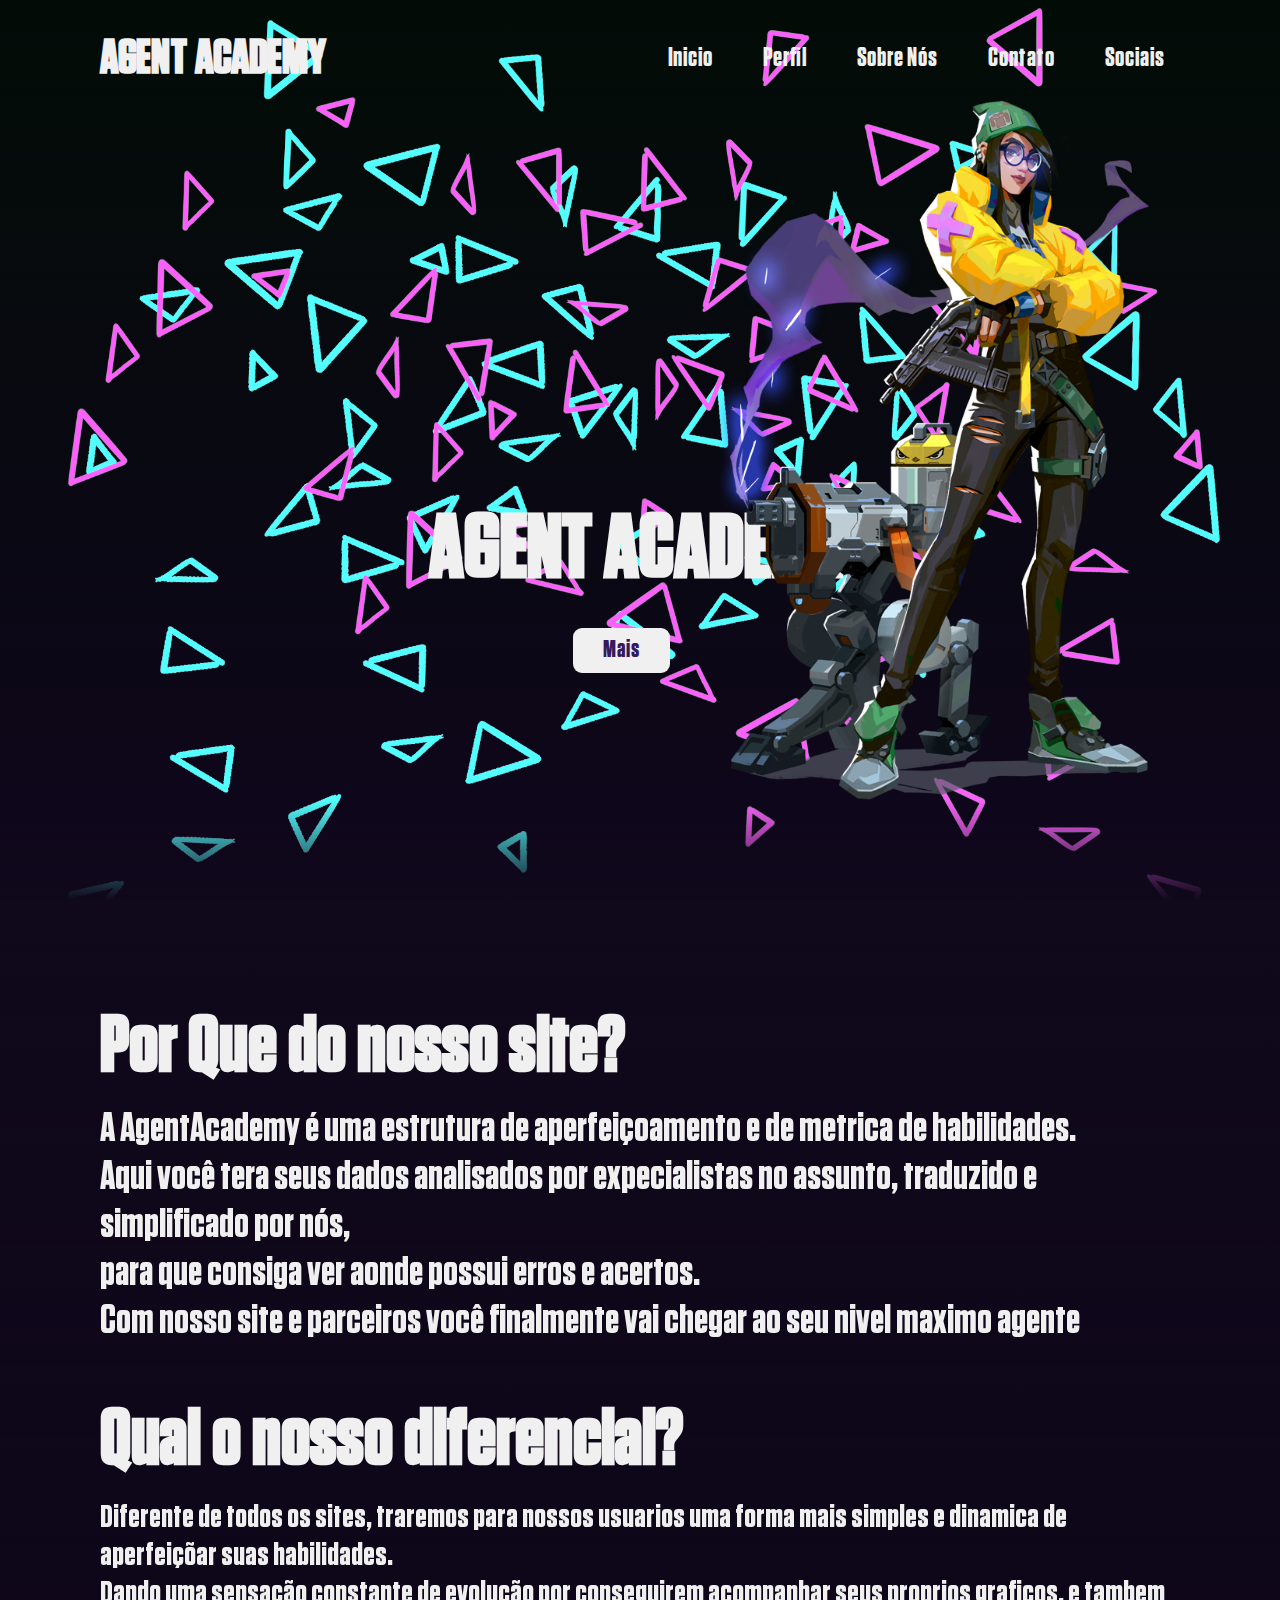
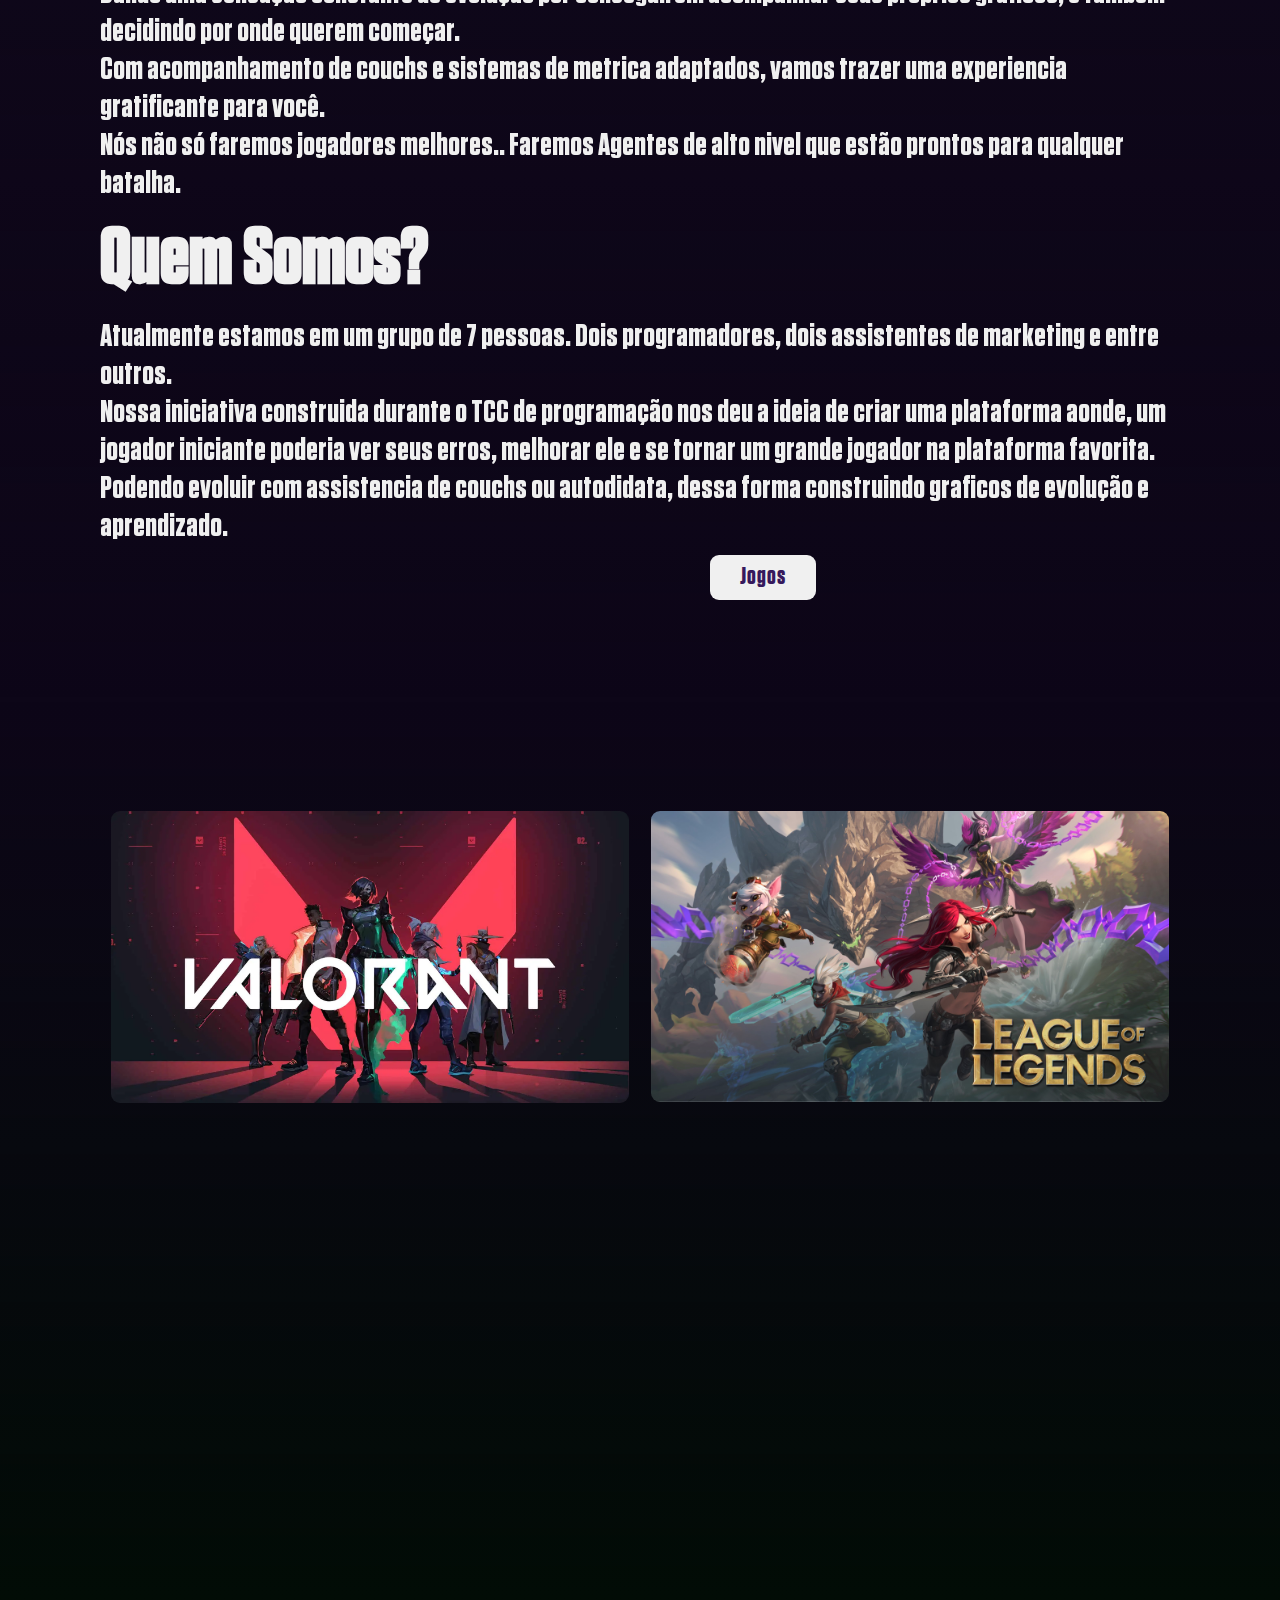
<file: Sites-TCC/Sites-TCC/Site LoL/INICIO/inicio.html>
<!DOCTYPE html>
<html lang="pt-br">
<head>
    <meta charset="UTF-8">
    <meta name="viewport" content="width=device-width, initial-scale=1.0">
    <title>AgentAcademy/Inicio</title>

    <link rel="stylesheet" href="css/body.css">
    <link rel="stylesheet" href="css/header.css">
    <link rel="preload" href="js/scrypt.js">
</head>
<body>
    
        <header>
            <a href="#" class="logo">AGENT ACADEMY</a>
            <ul>
                <li><a href="#">Inicio</a></li>
                <li><a href="Perfil/Perfil1.html">Perfil</a></li>
                <li><a href="#sec">Sobre Nós</a></li>
                <li><a href="#">Contato</a></li>
                <li><a href="https://twitter.com/AAAgentAcademy?t=x8hJx0c0fEa7IgaNTUaRBw&s=08">Sociais</a></li>
            </ul>
        </header>

        <section>
            <img src="img/killjoyazul1.png" id="killjoy_blueefx">
            <img src="img/killjoyrosa1.png" id="killjoy_pinkefx">
            <h2 id="titulo">AGENT ACADEMY</h2>
            <a href="#sec" id="btn">Mais</a>
            <img src="img/Killjoy_Artwork_Full.png" id="killjoy_png">
            <script src="js/scrypt.js"></script>
        </section>
        <div class="sec" id="sec">
            <h2>Por Que do nosso site?</h2>
            <p>A AgentAcademy é uma estrutura de aperfeiçoamento e de metrica de habilidades. <br>
            Aqui você tera seus dados analisados por expecialistas no assunto, traduzido e simplificado por nós, <br>
            para que consiga ver aonde possui erros e acertos. <br>
            Com nosso site e parceiros você finalmente vai chegar ao seu nivel maximo agente</p>
                <br><br>
            <h2>Qual o nosso diferencial?</h2>
            <p id="p2">Diferente de todos os sites, traremos para nossos usuarios uma forma mais simples e dinamica de aperfeiçõar suas habilidades. <br>
            Dando uma sensação constante de evolução por conseguirem acompanhar seus proprios graficos, e tambem decidindo por onde querem começar. <br>
            Com acompanhamento de couchs e sistemas de metrica adaptados, vamos trazer uma experiencia gratificante para você. <br>
            Nós não só faremos jogadores melhores.. Faremos Agentes de alto nivel que estão prontos para qualquer batalha.</p>
            <h2>Quem Somos?</h2>
            <p id="p2">Atualmente estamos em um grupo de 7 pessoas. Dois programadores, dois assistentes de marketing e entre outros. <br>
            Nossa iniciativa construida durante o TCC de programação nos deu a ideia de criar uma plataforma aonde, um jogador iniciante poderia ver seus erros, melhorar ele e se tornar um grande jogador na plataforma favorita. <br>
            Podendo evoluir com assistencia de couchs ou autodidata, dessa forma construindo graficos de evolução e aprendizado.</p>
            <a href="#games" id="btn2">Jogos</a>
        </div>
        <div class="games" id="games">
            <div class="cortina">
                <div class="imagem-mostruario">
                    <a href="../Programa Valorant/começo.html">
                    <img src="img/valorant-game.jpg" alt="">
                    <div class="cortina-efx"></div>
                    <div class="text-sobimagem">
                        <h3>VALORANT</h3>
                        <p><small> <br>
                            VALORANT é o FPS tático da Riot Games. <br>
                            Onde a habilidade e a estratégia definem os vencedores.</small></p>
                    </div>
                    </a>
                </div>
            </div>
            <div class="cortina">
                <div class="imagem-mostruario2">
                    <a href="../Programa/comeco.html">
                    <img src="img/league-of-legends.jpg" alt="">
                    <div class="cortina-efx2"></div>
                    <div class="text-sobimagem">
                        <h3>League Of Legends</h3>
                        <p><small> <br>
                            Desenvolvido e publicado pela Riot Games. <br>
                            É um jogo eletrônico do gênero multiplayer online battle arena.</small></p>
                    </div>
                    </a>
                </div>
            </div>
            <div class="cordefundo2"></div>
        </div>

        <div class="fundojinx" id="jinx"></div>
        <div class="fundojinx2" id="was"></div>
        <div class="corfundo"></div>
</body>
</html>
</file>
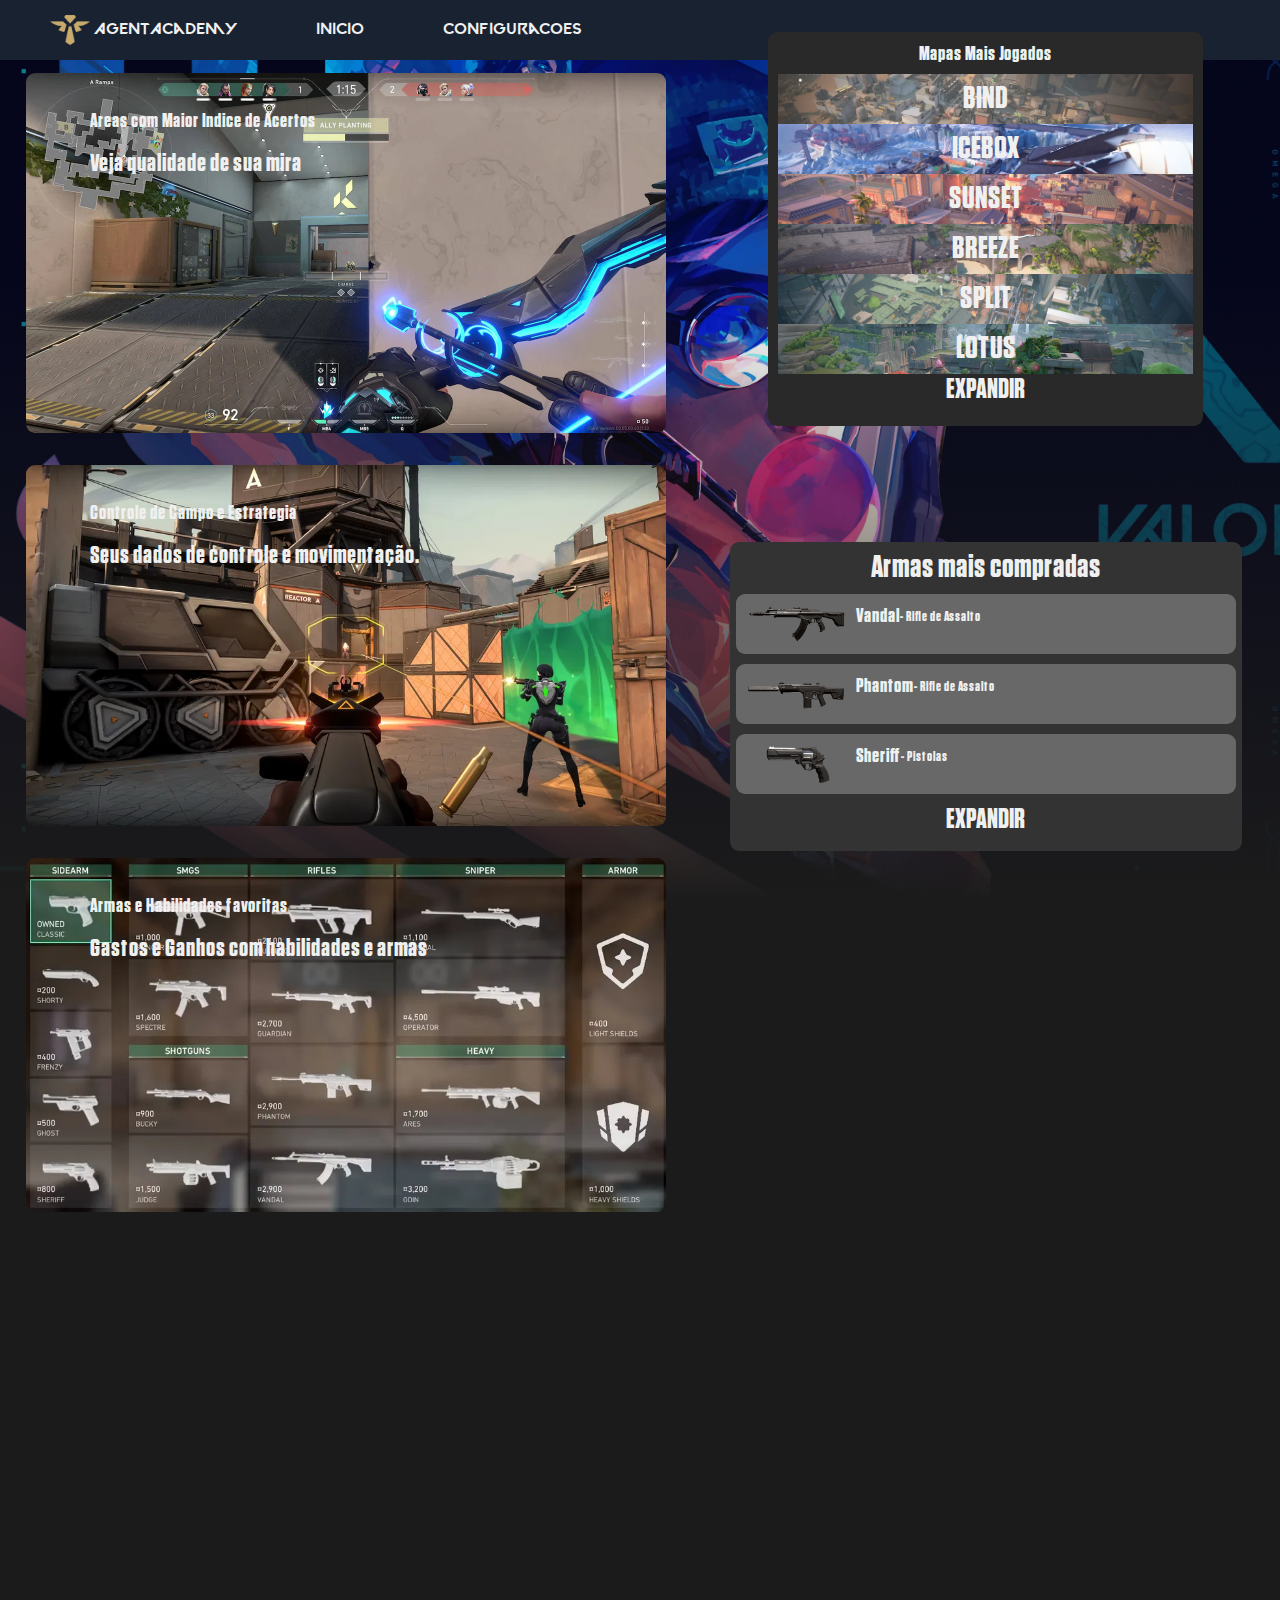
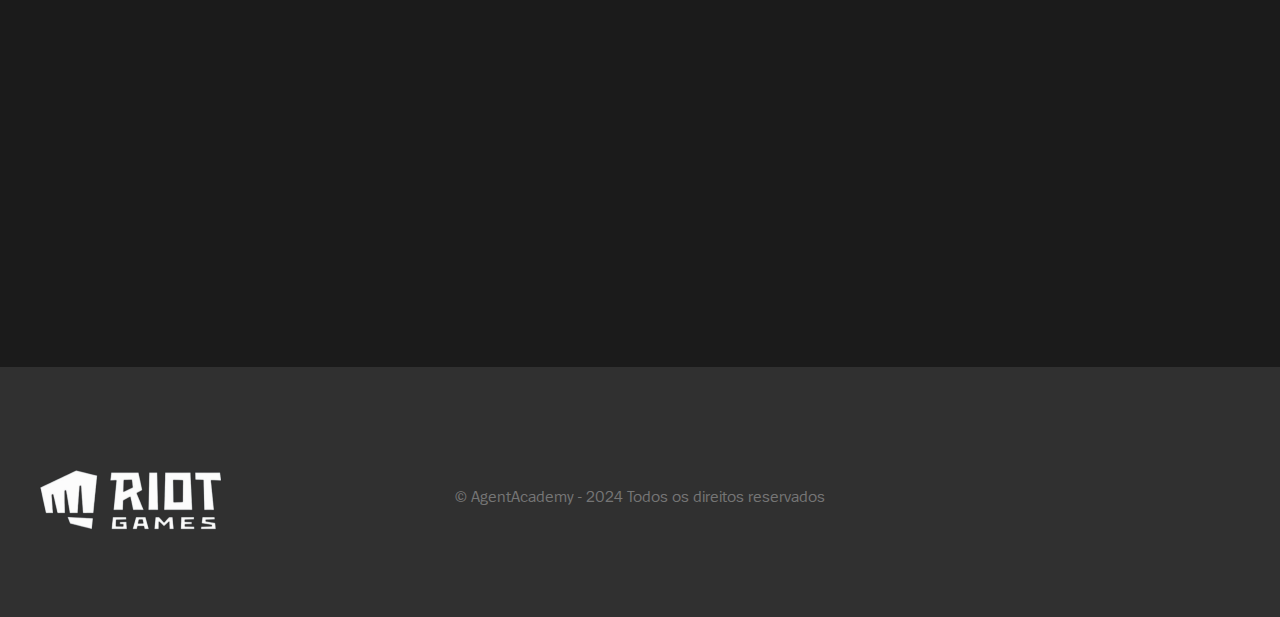
<file: Sites-TCC/Sites-TCC/Site LoL/Programa Valorant/começo.html>
<!DOCTYPE html>
<html lang="pt-br">
<head>
    <meta charset="UTF-8">
    <meta name="viewport" content="width=device-width, initial-scale=1.0">
    <title>AgentAcademy/Valorant</title>

    <link rel="preload" href="js/script.js">
    <link rel="stylesheet" href="css/começo.css">
    <link rel="stylesheet" href="css/header.css">
    <link rel="stylesheet" href="css/footer.css">
    <link href="https://cdn.jsdelivr.net/npm/bootstrap@5.3.3/dist/css/bootstrap.min.css" rel="stylesheet" integrity="sha384-QWTKZyjpPEjISv5WaRU9OFeRpok6YctnYmDr5pNlyT2bRjXh0JMhjY6hW+ALEwIH" crossorigin="anonymous">

</head>
<body>
    <script src="js/script.js"></script>
    <script src="https://cdn.jsdelivr.net/npm/bootstrap@5.3.3/dist/js/bootstrap.bundle.min.js" integrity="sha384-YvpcrYf0tY3lHB60NNkmXc5s9fDVZLESaAA55NDzOxhy9GkcIdslK1eN7N6jIeHz" crossorigin="anonymous"></script>
    
    <header>
      <nav class="navbar-bg-body-tertiary">
        <div class="container-fluid">
          <a class="navbar-nome" href="../Programa/comeco.html">
            <img class="logo-img" src="img/suports.png.png" alt="Logo" width="30" height="24" class="d-inline-block align-text-top">
            AgentAcademy
          </a>
          <a class="Iniciolol" href="">
            Inicio
          </a>
          <a class="Optionslol" href="">
            Configuracoes
          </a>
        </div>
      </nav>

    </header>

    <main>

      
      <div class="cortina">
        <a href="https://playvalorant.com/pt-br/media/">
          <div class="imagem-mostruario">
            <img src="img/Prints/Imagem-do-jogo-Valorant-Reproducao-Riot-Games.jpg" alt="imagem-teste">
            <div class="cortina-efx"></div>
              <div class="text-sobimagem">
              <h5>Areas com Maior Indice de Acertos</h5>
              <p><small>Veja qualidade de sua mira</small></p>
              </div>
          </div>
        </a>
      </div>


      <div class="cortina">
        <a href="https://playvalorant.com/pt-br/media/">
          <div class="imagem-mostruario2">
            <img src="img/Prints/print-valorant.jpg" alt="imagem-teste">
            <div class="cortina-efx2"></div>
              <div class="text-sobimagem">
              <h5>Controle de Campo e Estrategia</h5>
              <p><small>Seus dados de controle e movimentação.</small></p>
              </div>
          </div>
        </a>
      </div>



      <div class="cortina">
        <a href="https://playvalorant.com/pt-br/media/">
          <div class="imagem-mostruario3">
            <img src="img/Prints/armas-valorant.jpg" alt="imagem-teste">
            <div class="cortina-efx3"></div>
              <div class="text-sobimagem">
              <h5>Armas e Habilidades favoritas</h5>
              <p><small>Gastos e Ganhos com habilidades e armas</small></p>
              </div>
          </div>
        </a>
      </div>


      <ul class="Lista-mapas">
        <h5>Mapas Mais Jogados</h5>
        <li class="mapa-bind">BIND</li>
        <li class="mapa-icebox">ICEBOX</li>
        <li class="mapa-sunset">SUNSET</li>
        <li class="mapa-breeze">BREEZE</li>
        <li class="mapa-split">SPLIT</li>
        <li class="mapa-lotus">LOTUS</li>
        <a class="link-expandir" href="">
          <h3>EXPANDIR</h3>
        </a>
      </ul>

      <ul class="lista-armas">
        <h2>Armas mais compradas</h2>
        <li><img src="img/Armas/vandal.png" alt="">
          <h5>Vandal</h5>
          <p><small> - Rifle de Assalto</small></p></li>
          <li><img src="img/Armas/phantom.png" alt="">
          <h5>Phantom</h5>
          <p><small> - Rifle de Assalto</small></p>
          </li>
          <li><img src="img/Armas/sheriff.png" alt="">
          <h5>Sheriff</h5>
          <p><small> - Pistolas</small></p>
          </li>
          <a class="link-expandir" href="">
            <h3>EXPANDIR</h3>
          </a>
      </ul>

    </main>

    <footer>
      <nav class="footer">
        <div class="areas-foot">
          <div class="riot-logo">
              <a href="https://playvalorant.com/pt-br/media/" target="_blank">
                <img src="img/menortlg.png" alt="Riot">
              </a>
          </div>
          <div class="AgentAcademy">
            &copy; AgentAcademy - 2024 Todos os direitos reservados
          </div>
        </div>
      </nav>
        
    </footer>
</body>
</html>
</file>
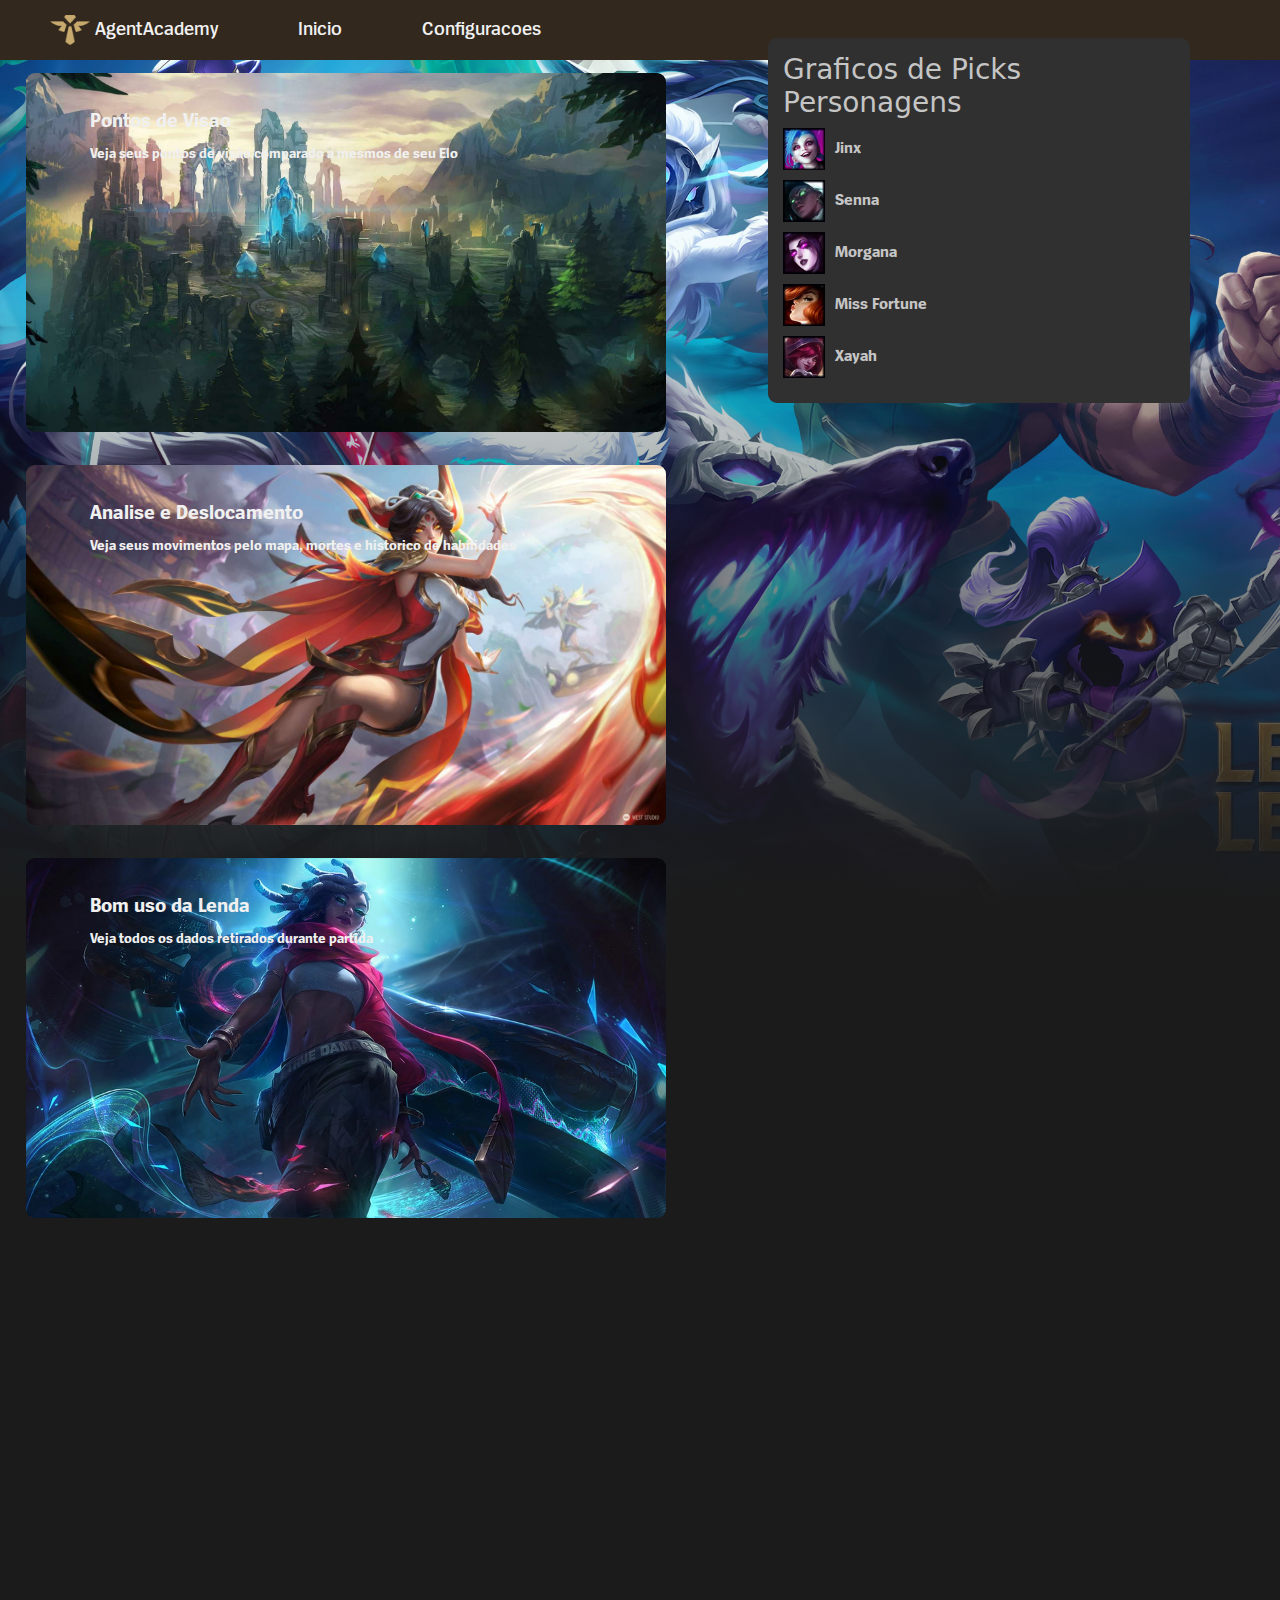
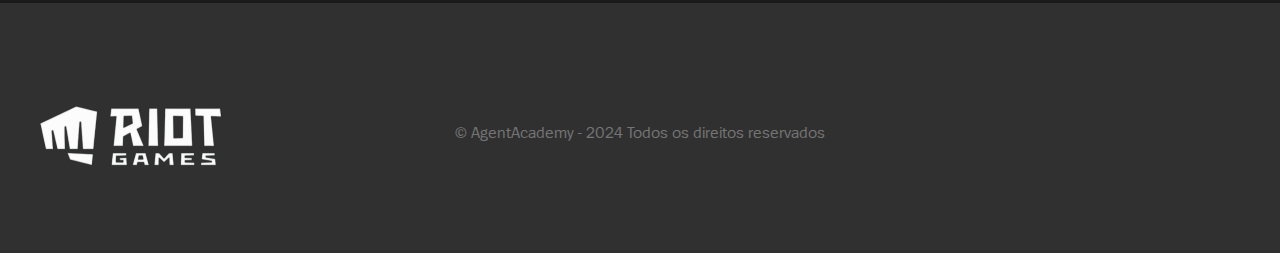
<file: Sites-TCC/Sites-TCC/Site LoL/Programa/comeco.html>
<!DOCTYPE html>
<html lang="pt-br">
<head>
    <meta charset="UTF-8">
    <meta name="viewport" content="width=device-width, initial-scale=1.0">
    <title>AgentAcademy/LoL</title>

    <link rel="preload" href="js/script.js">
    <link rel="stylesheet" href="css/comeco.css">
    <link rel="stylesheet" href="css/header.css">
    <link rel="stylesheet" href="css/footer.css">
    <link href="https://cdn.jsdelivr.net/npm/bootstrap@5.3.3/dist/css/bootstrap.min.css" rel="stylesheet" integrity="sha384-QWTKZyjpPEjISv5WaRU9OFeRpok6YctnYmDr5pNlyT2bRjXh0JMhjY6hW+ALEwIH" crossorigin="anonymous">

</head>
<body>
  <script src="js/script.js"></script>
    <script src="https://cdn.jsdelivr.net/npm/bootstrap@5.3.3/dist/js/bootstrap.bundle.min.js" integrity="sha384-YvpcrYf0tY3lHB60NNkmXc5s9fDVZLESaAA55NDzOxhy9GkcIdslK1eN7N6jIeHz" crossorigin="anonymous"></script>
    
    <header>
        <nav class="navbar-bg-body-tertiary">
            <div class="container-fluid">
              <a class="navbar-nome" href="../Programa Valorant/começo.html">
                <img class="logo-img" src="img/suports.png.png" alt="Logo" width="30" height="24" class="d-inline-block align-text-top">
                AgentAcademy
              </a>
              <a class="Iniciolol" href="">
                Inicio
              </a>
              <a class="Optionslol" href="">
                Configuracoes
              </a>
            </div>
          </nav>

    </header>
    <main>

      <!---------------------------------------------------------------------------------------->
      
        <div class="cortina">
          <a href="https://playvalorant.com/pt-br/media/">
            <div class="imagem-mostruario">
              <img src="img/League-of-Legends-Map-Changes-Season-14.jpeg" alt="imagem-teste">
              <div class="cortina-efx"></div>
                <div class="text-sobimagem">
                <h5>Pontos de Visao</h5>
                <p><small>Veja seus pontos de visão comparado a mesmos de seu Elo</small></p>
                </div>
            </div>
          </a>
        </div>
     
        
        <div class="cortina">
          <a href="https://playvalorant.com/pt-br/media/">
            <div class="imagem-mostruario2">
              <img src="img/xayahsla.jpg" alt="imagem-teste">
              <div class="cortina-efx2"></div>
                <div class="text-sobimagem">
                <h5>Analise e Deslocamento</h5>
                <p><small>Veja seus movimentos pelo mapa, mortes e historico de habilidades</small></p>
                </div>
            </div>
          </a>
        </div>


        <div class="cortina">
          <a href="https://playvalorant.com/pt-br/media/">
            <div class="imagem-mostruario3">
              <img src="img/Senna_1.jpg" alt="imagem-teste">
              <div class="cortina-efx3"></div>
                <div class="text-sobimagem">
                <h5>Bom uso da Lenda</h5>
                <p><small>Veja todos os dados retirados durante partida</small></p>
                </div>
            </div>
          </a>
        </div>


        <div class="lista-personagens">
          <a href="">
            <h3>Graficos de Picks Personagens</h3>
            <li><img src="img/personagens/jinx.jpg" alt="">Jinx</li>
            <li><img src="img/personagens/senna.jpg" alt="">Senna</li>
            <li><img src="img/personagens/morgana.jpg" alt="">Morgana</li>
            <li><img src="img/personagens/mf.jpg" alt="">Miss Fortune</li>
            <li><img src="img/personagens/xayah.jpg" alt="">Xayah</li>
          </a>
        </div>
      

    </main>
    
    <footer>
      <nav class="footer">
        <div class="areas-foot">         
            <div class="logo-riot">
                <a href=""target="_blank">
                  <img src="img/menortlg.png" alt="Riot">
                </a>
            </div>
          <div class="AgentAcademy">
            &copy; AgentAcademy - 2024 Todos os direitos reservados
          </div>
        </div>
      </nav>

    </footer>
</body>
</html>
</file>
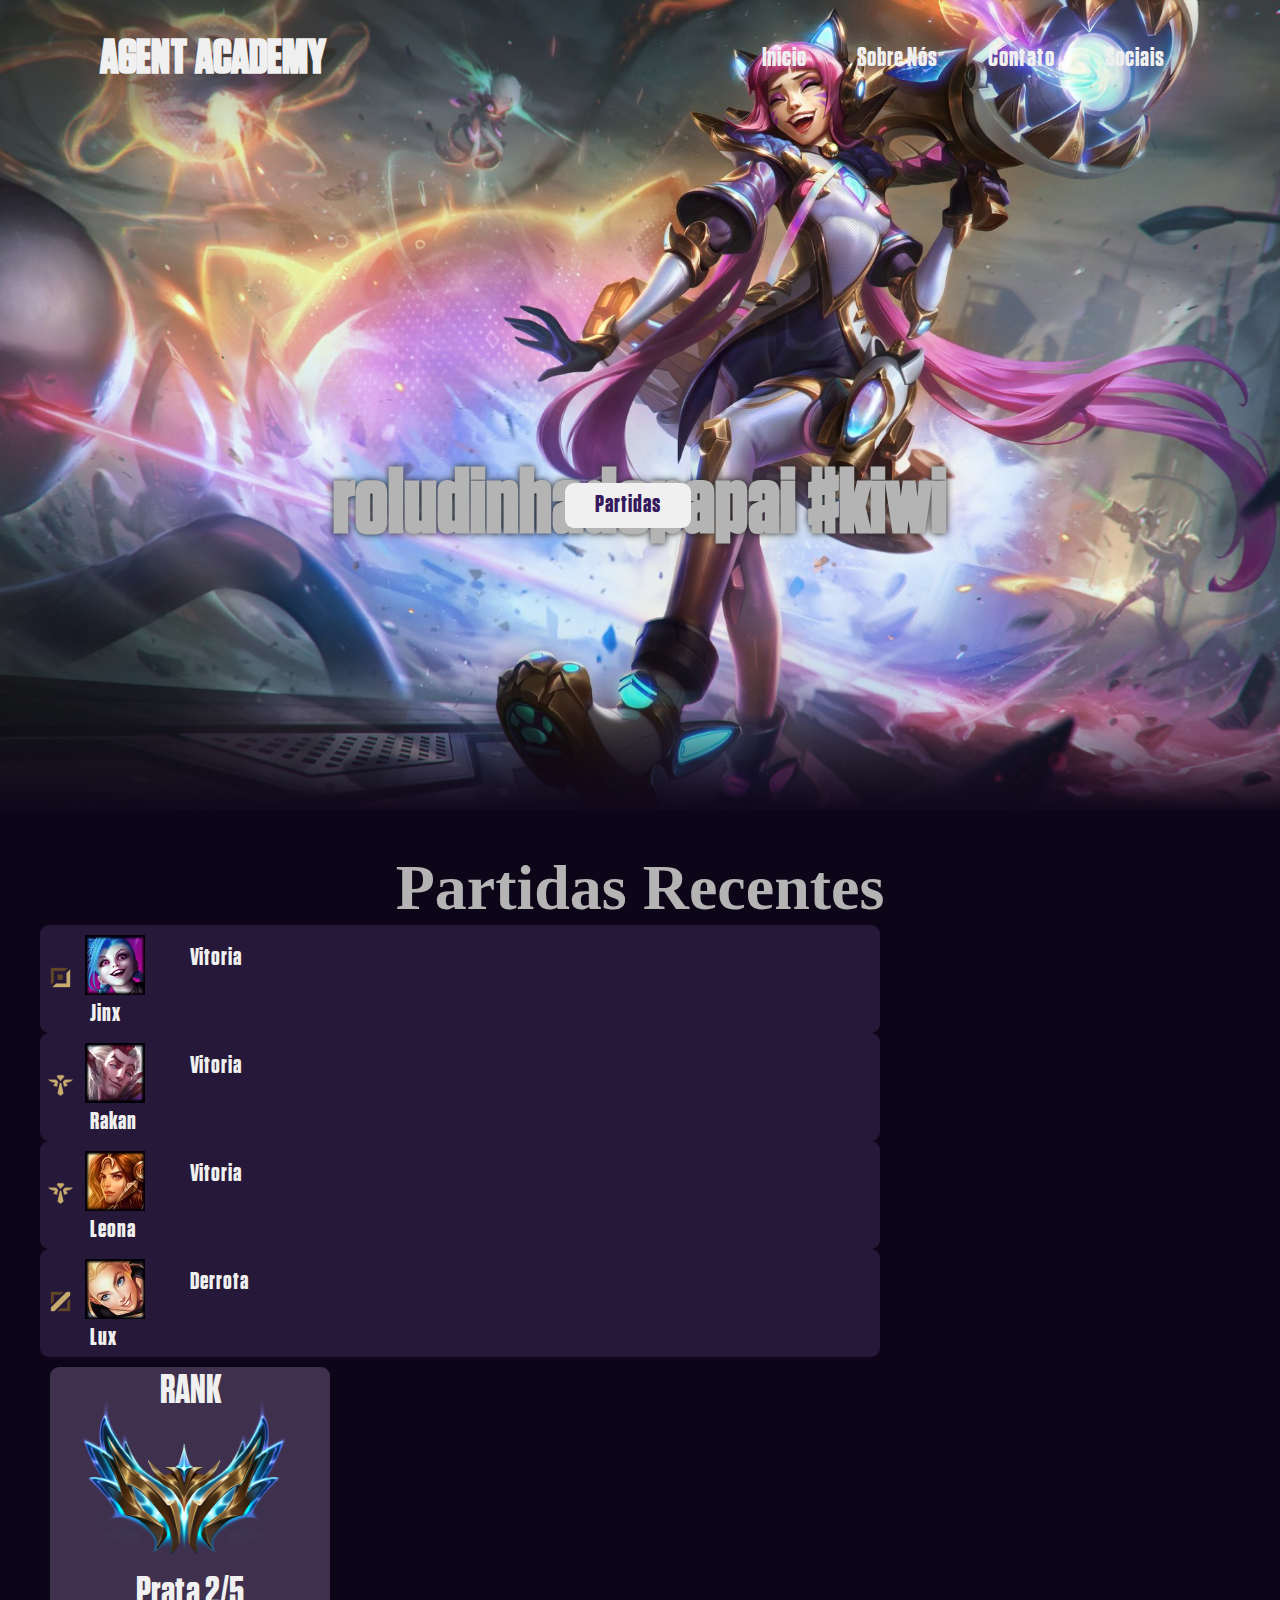
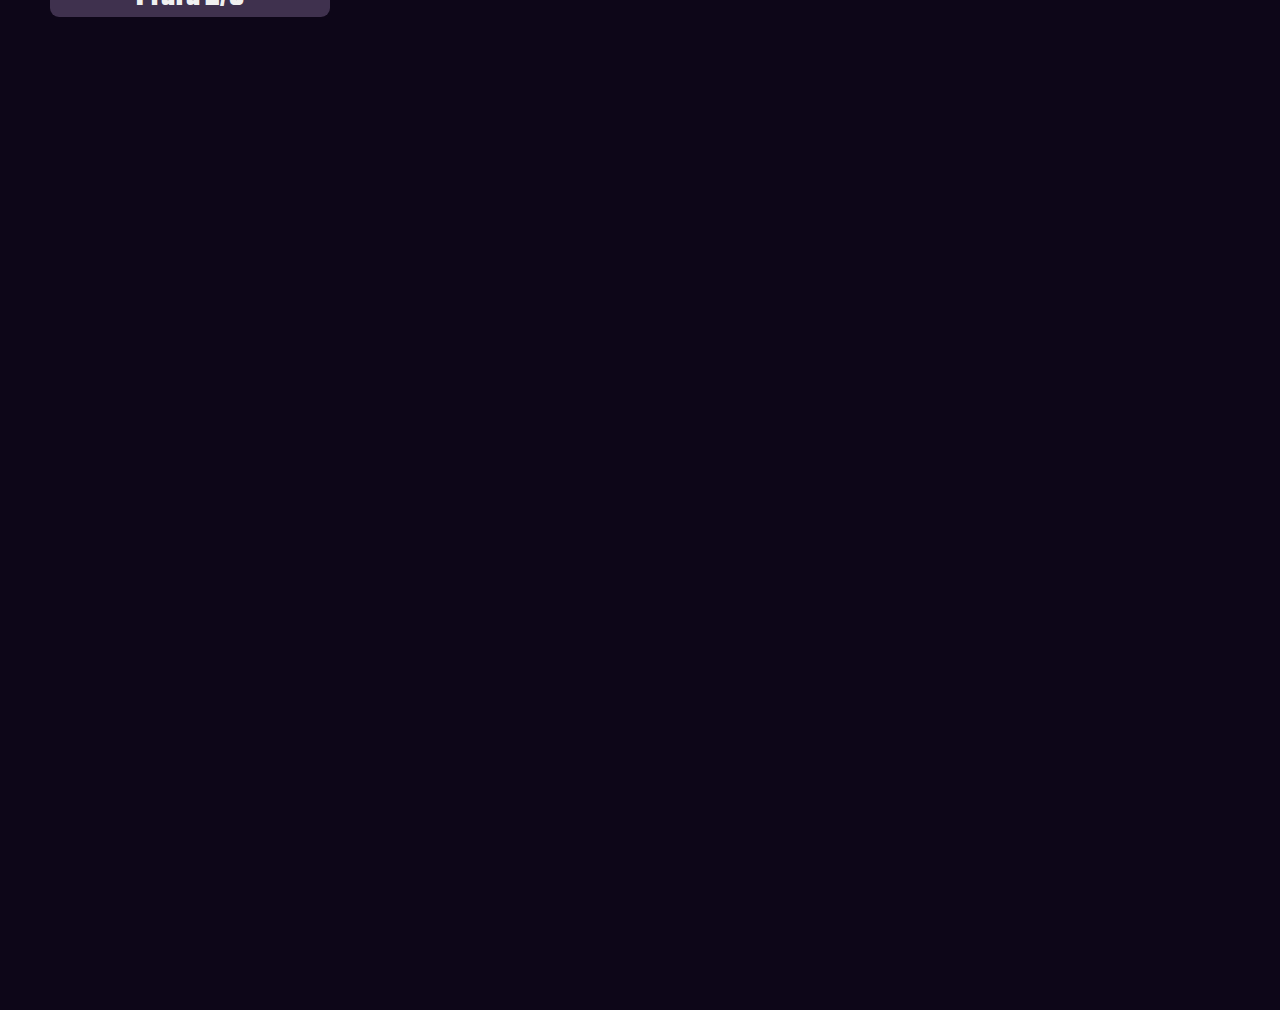
<file: Sites-TCC/Sites-TCC/Site LoL/INICIO/Perfil/perfil2/perfil2.html>
<!DOCTYPE html>
<html lang="en">
<head>
    <meta charset="UTF-8">
    <meta name="viewport" content="width=device-width, initial-scale=1.0">
    <title>Perfil/roludinhadopapai</title>

    <link rel="stylesheet" href="../css/body.css">
    <link rel="stylesheet" href="../css/header.css">
</head>
<body>
    <header>
        <a href="../../inicio.html" class="logo">AGENT ACADEMY</a>
        <ul>
            <li><a href="../../inicio.html">Inicio</a></li>
            <li><a href="../../inicio.html">Sobre Nós</a></li>
            <li><a href="#">Contato</a></li>
            <li><a href="https://twitter.com/AAAgentAcademy?t=x8hJx0c0fEa7IgaNTUaRBw&s=08">Sociais</a></li>
        </ul>
    </header>

    <section>
        <img src="../perfil/jinxFundo.png" id="jinxFundo">
        <img src="../perfil/jinxFrente.png" id="jinxFrente">
        <h3 id="titulo">roludinhadopapai #kiwi</h3>
        <a href="#sec" id="btn">Partidas</a>
        <script src="js/scrypt.js"></script>
    </section>
    <ul id="sec" class="sec">
        <h5 id="cabeca">Partidas Recentes</h5>
        <div id="partidas" class="partidas">
            <li>
                <img src="../img/roles/adc.png" id="roles">
                <img src="../img/champions/jinx.jpeg" id="champion">
                <div id="nome">Jinx</div>
                <div class="vitlos">Vitoria</div>
            </li>
            <li>
                <img src="../img/roles/suporte.png" id="roles">
                <img src="../img/champions/rakan.jpeg" id="champion">
                <div id="nome">Rakan</div>
                <div class="vitlos">Vitoria</div>
            </li>
            <li>
                <img src="../img/roles/suporte.png" id="roles">
                <img src="../img/champions/leona.jpeg" id="champion">
                <div id="nome">Leona</div>
                <div class="vitlos">Vitoria</div>
            </li>
            <li>
                <img src="../img/roles/midlane.png" id="roles">
                <img src="../img/champions/lux.jpeg" id="champion">
                <div id="nome">Lux</div>
                <div class="vitlos">Derrota</div>
            </li>
        </div>
        <div id="rank">
            <div id="tabela">RANK</div>
            <img src="../img/ranks/Challenger.png" id="ranked">
            <div id="nome-rank">Prata 2/5</div>
        </div>
</body>
</html>
</file>
<file: Sites-TCC/Sites-TCC/Site LoL/INICIO/css/body.css>
@font-face {
    font-family: 'Tungsten';
    src: url(../fontes/Valorant-Tungsten-Bold.ttf) format(truetype);
}
@font-face {
    font-family: 'Spiegel-Bold';
    src: url(../fontes/Spiegel_TT_Bold.ttf) format(truetype), url(../fontes/Spiegel-Bold.otf) format(opentype);
}

*{
    margin: 0;
    padding: 0;
    box-sizing: border-box;
    font-family: 'Tungsten';
    scroll-behavior: smooth;
}
body{
    min-height: 100vh;
    height: 2000px;
    overflow-x: hidden;
    background:#0d0618;
}
section{
    position: relative;
    width: 100%;
    height: 100vh;
    padding: 100px;
    display: flex;
    justify-content: center;
    align-items: center;
    background: linear-gradient(#020c06, #10061d);
}
section::before{
    content: '';
    position: absolute;
    bottom: 0;
    width: 100%;
    height: 100px;
    background: linear-gradient(to top, #10081b, transparent);
    z-index: 1000;
}
section img{
    position: absolute;
    top: 0;
    left: 0;
    width: 100%;
    height: 100%;
    object-fit: cover;
    pointer-events: none;
}
section img#killjoy_png{
    z-index: 6;
    position: relative;
    max-height:700px;
    max-width: 650px;
    width: auto;
    height: auto;
    transform: translateX(260px);
}
#titulo{
    z-index: 1;
    position: absolute;
    color: #f0f0f0;
    white-space: nowrap;
    font-size: 7vw;
    transform: translateY(100px);
}
#btn{
    z-index: 8;
    text-decoration: none;
    display: inline-block;
    position: relative;
    left: 210px;
    padding: 8px 30px;
    border-radius: 9px;
    background: #f0f0f0;
    color:#36195c;
    font-size: 1.5em;
    transform: translateY(200px);
}
.sec{
    z-index: 7;
    position: relative;
    padding: 100px;
    background: #10081b42;
}
.sec{
    background: linear-gradient(#10081b, transparent);
}
.sec h2{
    font-size: 4.9em;
    margin-bottom: 10px;
    color: #f0f0f0;
}
.sec p{
    font-size: 2.5em;
    margin-bottom: 10px;
    color: #f0f0f0;
}
.sec #p2{
    font-size: 2.0em;
}
#btn2{
    z-index: 8;
    text-decoration: none;
    display: inline-block;
    position: relative;
    left: 210px;
    padding: 8px 30px;
    border-radius: 9px;
    background: #f0f0f0;
    color:#36195c;
    font-size: 1.5em;
    transform: translatex(400px);
}
.fundojinx {
    position: fixed;
    top: 0;
    left: 0;
    width: 100%;
    height: 100%;
    background-image: url('../img/jinx_jinx.png');
    background-size: cover;
    background-position: center;
    opacity: 0;
    z-index: -1;
    transition: opacity 0.2s ease-in;
  }
.fundojinx2{
    position: fixed;
    top: 0;
    left: 0;
    width: 100%;
    height: 100%;
    background-image: url('../img/jinx_was.png');
    background-size: cover;
    background-position: center;
    opacity: 0;
    z-index: -1;
    transition: opacity 0.1s ease-in;
}
.games{
    position: relative;
    width: 100%;
    height: 100vh;
    padding: 100px;
    display: flex;
    background: linear-gradient(transparent,#020c06);
}
/* EFEITOS CORTINA E GAMES*/

/* EFEITOS CORTINA E GAMES*/
.cortina{
    align-items: center;
    position: relative;
    padding: 1%;
    height: 43%;
    width: 52%;
}
.imagem-mostruario{
    position: relative;
    display: inline-block;
    max-width: 650px;
    max-height: auto;
    overflow: hidden;
    border-radius: 9px;
}
.imagem-mostruario img {
    display: block;
    width: 100%;
    height: auto;
    transition: transform 0.5s ease;
}
.imagem-mostruario:hover img{
    transform: scale(1.1);
}
.cortina-efx{
    position: absolute;
    top: 0;
    left: 0;
    width: 100%;
    height: 0;
    background-color: rgba(0, 0, 0, 0.7);
    pointer-events: none;
    transition: height 0.5s ease;
}
.conter:hover .cortina-efx{
    height: 100%;
}
.text-sobimagem{
    font-family: 'Tungsten-Bold';
    text-decoration: none;
    font-size: 3.5em;
    position: absolute;
    color: #f0f0f0;
    top: 10%;
    left: 10%;
    z-index: 2;
}
.text-sobimagem{
    font-family: 'Tungsten-Bold';
    text-decoration: none;
    position: absolute;
    color: #f0f0f0;
    left: 16px;
    text-align: center;
    z-index: 2;
    opacity: 0;
    transition: opacity 0.5s ease;
}
.cortina:hover .text-sobimagem{
    opacity: 1;
}
.text-sobimagem h2{
    font-size: 3.5em;
}
.text-sobimagem p{
    font-size: 45px;
}
.imagem-mostruario2{
    position: relative;
    display: inline-block;
    max-width: 650px;
    max-height: auto;
    overflow: hidden;
    border-radius: 9px;
}
.imagem-mostruario2 img {
    display: block;
    width: 100%;
    height: auto;
    transition: transform 0.5s ease;
}
.imagem-mostruario2:hover img{
    transform: scale(1.1);
}
.cortina-efx2{
    position: absolute;
    top: 0;
    left: 0;
    width: 100%;
    height: 0;
    background-color: rgba(0, 0, 0, 0.7);
    pointer-events: none;
    transition: height 0.5s ease;
}
.conter:hover .cortina-efx2{
    height: 100%;
}
</file>
<file: Sites-TCC/Sites-TCC/Site LoL/INICIO/css/header.css>
@font-face {
    font-family: 'Tungsten';
    src: url(../fontes/Valorant-Tungsten-Bold.ttf) format(truetype);
}
header{
    z-index: 1000;
    font-family: 'Tungsten';
    position: absolute;
    top: 0;
    left: 0;
    width: 100%;
    padding: 30px 100px;
    display: flex;
    justify-content: space-between;
    align-items: center;
}
header .logo{
    color: #f0f0f0;
    text-decoration: none;
    font-weight: 700;
    font-size: 3em;
    text-transform: uppercase;
}
header ul{
    display: flex;
    justify-content: center;
    align-items: center;
}
header ul li{
    list-style: none;
    margin-left: 20px;
}
header ul li a{
    text-decoration: none;
    color: #f0f0f0;
    padding: 6px 15px;
    font-size: 1.6em;
}
header ul li a:hover{
    background: #f0f0f0;
    color: #020c06;

}
</file>
<file: Sites-TCC/Sites-TCC/Site LoL/Programa Valorant/css/começo.css>
@font-face {
    font-family: 'Tungsten-Bold';
    src: url(../fontes/Valorant-Tungsten-Bold.ttf), format(truetype);
}
@font-face {
    font-family: 'Valorant-Font';
    src: url(../fontes/Valorant\ Font.ttf), format(truetype);
}

html{
    z-index: -101;
    display: flex;
    width: 100%;
    height: 100%;
    background-color: #1b1b1b;

}

body{
    text-decoration: none;
    z-index: -100;
    font-family: 'Tungsten-Bold';
    width: 100%;
    height: 100%;
    background-size: cover;
    background-position: fixed;
    background-repeat: no-repeat;
    background-image: linear-gradient(to bottom, transparent 30%, #1b1b1b 100%), url(../img/mn7whg9iex691.png);

}

/*----------------------------------começo-lista-2------------------------------------------*/
.lista-armas{
    font-family: 'Tungsten-Bold';
    text-align: center;
    list-style: none;
    color: #f0f0f0;
    background-color: #333333;
    border-radius: 9px;
    border: solid #333333 6px;
    padding-left: 0;
    width: 40%;
    position: relative;
    left: 57%;
    bottom: 1100px;
}
.lista-armas li{
    background-color: #686868;
    margin-bottom: 10px;
    padding: 10px;
    border-radius: 9px;
    display: flex;
}
.lista-armas img{
    width: 100px;
    height: auto;
    margin-right: 10px;
}
.link-expandir{
    text-align: center;
    text-decoration: none;
    color: #f0f0f0;
}

/*----------------------------------começo-lista-1------------------------------------------*/
.Lista-mapas{
    position: relative;
    left: 60%;
    bottom: 1200px;
    font-family: 'Tungsten-Bold';
    color: #f0f0f0;
    font-size: 200%;
    text-align: center;
    list-style: none;
    padding: 0;
    border-radius: 9px;
    border: solid #292929 10px;
    background-color: #292929;
    width: 34%;
}
.Lista-mapas li{
    background-size: cover;
    background-position: center;
    width: 100%;
    height: 50px;
}
.link-expandir{
    text-decoration: none;
}

.mapa-bind{
    background-image: url(../img/Mapas/Mapa-Bind.jpg);
}
.mapa-icebox{
    background-image: url(../img/Mapas/Mapa-IceBox.jpg);
}
.mapa-sunset{
    background-image: url(../img/Mapas/sunset-Capa.jpg);
}
.mapa-breeze{
    background-image: url(../img/Mapas/mapa-breeze.jpg);
}
.mapa-split{
    background-image: url(../img/Mapas/mapa-Split_v2.jpg);
}
.mapa-lotus{
    background-image: url(../img/Mapas/mapa-lotus.jpg);
}
/*---------------------------------------fim-lista-------------------------------------*/


/*----------------------------------1-------------------------------------------*/

.cortina{
    align-items: center;
    position: relative;
    right: -1%;
    padding: 1%;
    height: 43%;
    width: 52%;

}

.imagem-mostruario{
    position: relative;
    display: inline-block;
    overflow: hidden;
    border-radius: 9px;
}
.imagem-mostruario img {
    display: block;
    width: 100%;
    height: auto;
    transition: transform 0.5s ease;
}
.imagem-mostruario:hover img{
    transform: scale(1.1);
}

.cortina-efx{
    position: absolute;
    top: 0;
    left: 0;
    width: 0;
    height: 100%;
    background-color: rgba(0, 0, 0, 0.7);
    pointer-events: none;
    transition: width 0.5s ease;
}

.text-sobimagem{
    font-family: 'Tungsten-Bold';
    position: absolute;
    color: #f0f0f0;
    top: 10%;
    left: 10%;
    z-index: 2;
}



/*----------------------------------2-------------------------------------------*/

.imagem-mostruario2{
    position: relative;
    display: inline-block;
    overflow: hidden;
    border-radius: 9px;
}
.imagem-mostruario2 img {
    display: block;
    width: 100%;
    height: auto;
    transition: transform 0.5s ease;
}
.imagem-mostruario2:hover img{
    transform: scale(1.1);
}

.cortina-efx2{
    position: absolute;
    top: 0;
    left: 0;
    width: 0;
    height: 100%;
    background-color: rgba(0, 0, 0, 0.7);
    pointer-events: none;
    transition: width 0.5s ease;
}

.text-sobimagem{
    font-family: 'Spiegel-Bold';
    position: absolute;
    color: #f0f0f0;
    top: 10%;
    left: 10%;
    z-index: 2;
}

/*----------------------------------3-------------------------------------------*/

.imagem-mostruario3{
    position: relative;
    display: inline-block;
    overflow: hidden;
    border-radius: 9px;
}
.imagem-mostruario3 img {
    display: block;
    width: 100%;
    height: auto;
    transition: transform 0.5s ease;
}
.imagem-mostruario3:hover img{
    transform: scale(1.1);
}

.cortina-efx3{
    position: absolute;
    top: 0;
    left: 0;
    width: 0;
    height: 100%;
    background-color: rgba(0, 0, 0, 0.7);
    pointer-events: none;
    transition: width 0.5s ease;
}

.text-sobimagem{
    font-family: 'Tungsten-Bold';
    position: absolute;
    color: #f0f0f0;
    font-size: 180%;
    top: 10%;
    left: 10%;
    z-index: 2;
}
</file>
<file: Sites-TCC/Sites-TCC/Site LoL/Programa Valorant/css/header.css>
@font-face {
    font-family: 'Valorant-font';
    src: url(../fontes/Valorant\ Font.ttf), format(truetype);


}


header{
    font-size: 100%;
    font-family: 'Valorant-font';
    background-color: #201a13;
    width: 100%;
     
 }
 
.navbar-bg-body-tertiary{
    background-color: #192230;
    width: 100%;
    height: 60px;
}


.logo-img{
    height: 30px;
    width: 40px;
}

.navbar-nome, .Iniciolol, .Optionslol{

    text-decoration: none;
    color: #f0f0f0;
    padding: 3%;
    position: relative;
    top: 15px;

}
</file>
<file: Sites-TCC/Sites-TCC/Site LoL/Programa Valorant/css/footer.css>
@font-face {
    font-family: 'Spiegel-Regular';
    src: url(../fontes/Spiegel-Regular.otf), format(opentype), url(../fontes/Spiegel_TT_Regular.ttf), format(truetype);
}

footer{
    font-family: 'Spiegel-Regular';
    color: #757575;
    background-color: #303030;
    width: 100%;
}
.areas-foot{
    background-color: #303030;
    width: 100%;
    height: 250px;
}


.riot-link {
    text-align: center;
    color: #f0f0f0;
    padding: 3%;
    position: relative;
    top: 15px;
}
.AgentAcademy{
    position: relative;
    text-align: center;
    top: 50px;
}

.riot-logo img{
    position: relative;
    top: 100px;
    margin-left: 3%;
}
</file>
<file: Sites-TCC/Sites-TCC/Site LoL/Programa/css/comeco.css>
@font-face {
    font-family: 'Spiegel-Bold' ;
    src: url(../fontes/Spiegel-Bold.otf), format(opentype), url(../fontes/Spiegel_TT_Bold.ttf), format(truetype);
}


html{
    z-index: -101;
    display: flex;
    width: 100%;
    height: 100%;
    background-color: #1b1b1b;

}

body{
    text-decoration: none;
    z-index: -100;
    font-family: 'Spiegel-Bold';
    width: 100%;
    height: 100%;
    background-size: cover;
    background-position: fixed;
    background-repeat: no-repeat;
    background-image: linear-gradient(to bottom, transparent 30%, #1b1b1b 100%), url(../img/EGS_LeagueofLegends_RiotGames_S1_2560x1440-80471666c140f790f28dff68d72c384b.jpg);

}

.lista-personagens{
    text-decoration: none; 
    color: #d8d8d8;
    position: relative;
    background-color: #303030;
    top: -1200px;
    left: 60%;
    width: 33%;
    border-radius: 9px;
    border: 15px solid #303030;
    text-decoration: none;
    
}

.lista-personagens li {
    text-decoration: none;
    color: #c5c5c5;
    font-family: 'Spiegel-Bold';
    list-style-type: none;
    margin-bottom: 10px;
}

.lista-personagens a {
    text-decoration: none;
    color: #c5c5c5;
    
}
.lista-personagens img{
    width: 42px;
    height: auto;
    vertical-align: middle;
    margin-right: 10px;
}

/*----------------------------------1-------------------------------------------*/

.cortina{
    align-items: center;
    position: relative;
    right: -1%;
    padding: 1%;
    height: 43%;
    width: 52%;

}

.imagem-mostruario{
    position: relative;
    display: inline-block;
    overflow: hidden;
    border-radius: 9px;
}
.imagem-mostruario img {
    display: block;
    width: 100%;
    height: auto;
    transition: transform 0.5s ease;
}
.imagem-mostruario:hover img{
    transform: scale(1.1);
}

.cortina-efx{
    position: absolute;
    top: 0;
    left: 0;
    width: 0;
    height: 100%;
    background-color: rgba(0, 0, 0, 0.7);
    pointer-events: none;
    transition: width 0.5s ease;
}

.text-sobimagem{
    font-family: 'Spiegel-Bold';
    position: absolute;
    color: #f0f0f0;
    top: 10%;
    left: 10%;
    z-index: 2;
}

/*----------------------------------2-------------------------------------------*/

.imagem-mostruario2{
    position: relative;
    display: inline-block;
    overflow: hidden;
    border-radius: 9px;
}
.imagem-mostruario2 img {
    display: block;
    width: 100%;
    height: auto;
    transition: transform 0.5s ease;
}
.imagem-mostruario2:hover img{
    transform: scale(1.1);
}

.cortina-efx2{
    position: absolute;
    top: 0;
    left: 0;
    width: 0;
    height: 100%;
    background-color: rgba(0, 0, 0, 0.7);
    pointer-events: none;
    transition: width 0.5s ease;
}

.text-sobimagem{
    font-family: 'Spiegel-Bold';
    position: absolute;
    color: #f0f0f0;
    top: 10%;
    left: 10%;
    z-index: 2;
}

/*----------------------------------3-------------------------------------------*/

.imagem-mostruario3{
    position: relative;
    display: inline-block;
    overflow: hidden;
    border-radius: 9px;
}
.imagem-mostruario3 img {
    display: block;
    width: 100%;
    height: auto;
    transition: transform 0.5s ease;
}
.imagem-mostruario3:hover img{
    transform: scale(1.1);
}

.cortina-efx3{
    position: absolute;
    top: 0;
    left: 0;
    width: 0;
    height: 100%;
    background-color: rgba(0, 0, 0, 0.7);
    pointer-events: none;
    transition: width 0.5s ease;
}

.text-sobimagem{
    font-family: 'Spiegel-Bold';
    position: absolute;
    color: #f0f0f0;
    top: 10%;
    left: 10%;
    z-index: 2;
}
</file>
<file: Sites-TCC/Sites-TCC/Site LoL/Programa/css/header.css>
@font-face {
    font-family: 'Spiegel-semibold';
    src: url(../fontes/Spiegel-SemiBold.otf), format(opentype), url(../fontes/Spiegel_TT_SemiBold.ttf), format(truetype);


}


header{
    font-size: 118%;
    font-family: 'Spiegel-semibold';
    background-color: #201a13;
    width: 100%;
     
 }
 
.navbar-bg-body-tertiary{
    background-color: #32281E;
    width: 100%;
    height: 60px;
}


.logo-img{
    height: 30px;
    width: 40px;
}

.navbar-nome, .Iniciolol, .Optionslol{

    text-decoration: none;
    color: #f0f0f0;
    padding: 3%;
    position: relative;
    top: 15px;

}
</file>
<file: Sites-TCC/Sites-TCC/Site LoL/Programa/css/footer.css>
@font-face {
    font-family: 'Spiegel-Regular';
    src: url(../fontes/Spiegel-Regular.otf), format(opentype), url(../fontes/Spiegel_TT_Regular.ttf), format(truetype);
}

footer{
    font-family: 'Spiegel-Regular';
    color: #757575;
    background-color: #303030;
    width: 100%;
}
.areas-foot{
    background-color: #303030;
    width: 100%;
    height: 250px;
}


.riot-link {
    text-align: center;
    color: #f0f0f0;
    padding: 3%;
    position: relative;
    top: 15px;
}
.AgentAcademy{
    position: relative;
    text-align: center;
    top: 50px;
}

.logo-riot img{
    position: relative;
    top: 100px;
    margin-left: 3%;
}
</file>
<file: Sites-TCC/Sites-TCC/Site LoL/INICIO/Perfil/css/body.css>
@font-face {
    font-family: 'Spiegel-regular';
    src: url(../../../fontes/Spiegel-Regular.otf) format(opentype) url(../../../fontes/Spiegel_TT_Regular.ttf) format(truetype);
}
@font-face {
    font-family: 'Spiegel-italic';
    src: url(../../../fontes/Spiegel-RegularItalic.otf) format(opentype) url(../../../fontes/Spiegel_TT_Regular_Italic.ttf) format(truetype);
}
@font-face {
    font-family: 'Semibold';
    src: url(../../../fontes/Spiegel-SemiBold.otf) format(opentype) url(../../../fontes/Spiegel_TT_SemiBold.ttf) format(truetype);
}
*{
    margin: 0;
    padding: 0;
    box-sizing: border-box;
    scroll-behavior: smooth;
    font-family: 'Tungsten';
}
body{
    min-height: 100vh;
    height: 2000px;
    overflow-x: hidden;
    background:#0d0618;
}
section{
    position: relative;
    width: 100%;
    height: 90vh;
    padding: 100px;
    display: flex;
    justify-content: center;
    align-items: center;
}
section::before{
    content: '';
    position: absolute;
    bottom: 0;
    width: 100%;
    height: 100px;
    background: linear-gradient(to top, #10081b, transparent);
    z-index: 1000;
}
section img{
    position: absolute;
    top: 0;
    left: 0;
    width: 100%;
    height: 100%;
    object-fit: cover;
    pointer-events: none;
}
section img#eveFrente{
    z-index: 6;
}
#titulo{
    z-index: 7;
    position: absolute;
    color: #b4b4b4;
    text-shadow: 0 0 7px #202020;
    white-space: nowrap;
    font-size: 7vw;
    transform: translateY(100px);
}
#btn{
    z-index: 8;
    text-decoration: none;
    display: inline-block;
    position: relative;
    left: 210px;
    padding: 8px 30px;
    border-radius: 9px;
    background: #f0f0f0;
    color:#36195c;
    font-size: 1.5em;
    transform: translateY(100px);
    margin-left: -445px;
}
.sec{
    z-index: 9;
    position: relative;
    width: 100%;
    height: 200vh;
    padding: 40px;
    background: #0d0618;
}
.sec #cabeca{
    text-align: center;
    margin-top: 1px;
    color: #b4b4b4;
    font-family: 'Spiegel-regular';
    font-size: 5vw;
}
.sec li{
    width: 840px;
    background: #251838;
    list-style-type: none;
    padding: 0;
    border-radius: 9px;
}
#conteiner{
    display: flex;
    flex-wrap: wrap;
    max-width: 100%;
    margin: 0 auto;
    align-items: start;
}
.partidas li #roles{
    position: relative;
    width: 25px;
    margin-left: 8px;
    margin-bottom: 15px;
}
.partidas #champion{
    width: 60px;
    margin-right: 10px;
    margin: 10px;
}
.partidas #nome{
    font-size: 1.5em;
    color: #f0f0f0;
    margin-left: 50px;
    margin-top: -10px;
    position: relative;
    top: -0px;
}
.vitlos{
    position: relative;
    color: #f0f0f0;
    font-size: 1.5em;
    margin-left: 150px;
    margin-top: -25px;
    top: -60px;
}
.conter1{
    order: -1;
    display: flex;
    flex-direction: column;
}
#rank{
    background-color: #3f314e;
    border-radius: 9px;
    width: 280px;
    position: relative;
    margin: 10px;
}
#tabela{
    color: #f0f0f0;
    font-size: 2.5em;
    text-align: center;
    margin-bottom: -35px;
}
#ranked{
    width: 230px;
    position: relative;
    left: 17px;
    align-items: center;
    justify-content: center;
}
#nome-rank{
    color: #f0f0f0;
    font-size: 2.5em;
    text-align: center;
}
#champfav{
    background-color: #3f314e;
    border-radius: 9px;
    width: 280px;
    position: relative;
    margin: 10px;
}
#favorito,  #campfav{
    color: #f0f0f0;
    font-size: 2.5em;
    text-align: center;
}
#fav{
    width: 90px;
    margin: 10px;
    position: relative;
    left: 25px;
    align-items: center;
}
.conter2{
    order: 1;
    display: flex;
    align-items: center;
}
#friends{
    width: 300px;
    background-color: #3f314e;
    border-radius: 9px;
    position: relative;
    margin: 10px;
}
#amigos{
    color: #f0f0f0;
    font-size: 2.5em;
    text-align: center;
}
#nome{
    color: #f0f0f0;
    font-size: 1.5em;
    position: relative;
    top: -65px;
    margin-left: 150px;
    text-decoration: none;
}
#foto{
    border-radius: 7px;
    margin: 10px;
    width: 80px;
    margin-left: 20px;
}
</file>
<file: Sites-TCC/Sites-TCC/Site LoL/INICIO/Perfil/css/header.css>
@font-face {
    font-family: 'Tungsten';
    src: url(../../fontes/Valorant-Tungsten-Bold.ttf) format(truetype);
}
header{
    z-index: 1000;
    font-family: 'Tungsten';
    position: absolute;
    top: 0;
    left: 0;
    width: 100%;
    padding: 30px 100px;
    display: flex;
    justify-content: space-between;
    align-items: center;
}
header .logo{
    color: #f0f0f0;
    text-decoration: none;
    font-weight: 700;
    font-size: 3em;
    text-transform: uppercase;
}
header ul{
    display: flex;
    justify-content: center;
    align-items: center;
}
header ul li{
    list-style: none;
    margin-left: 20px;
}
header ul li a{
    text-decoration: none;
    color: #f0f0f0;
    padding: 6px 15px;
    font-size: 1.6em;
}
header ul li a:hover{
    background: #f0f0f0;
    color: #100d2b;

}
</file>
